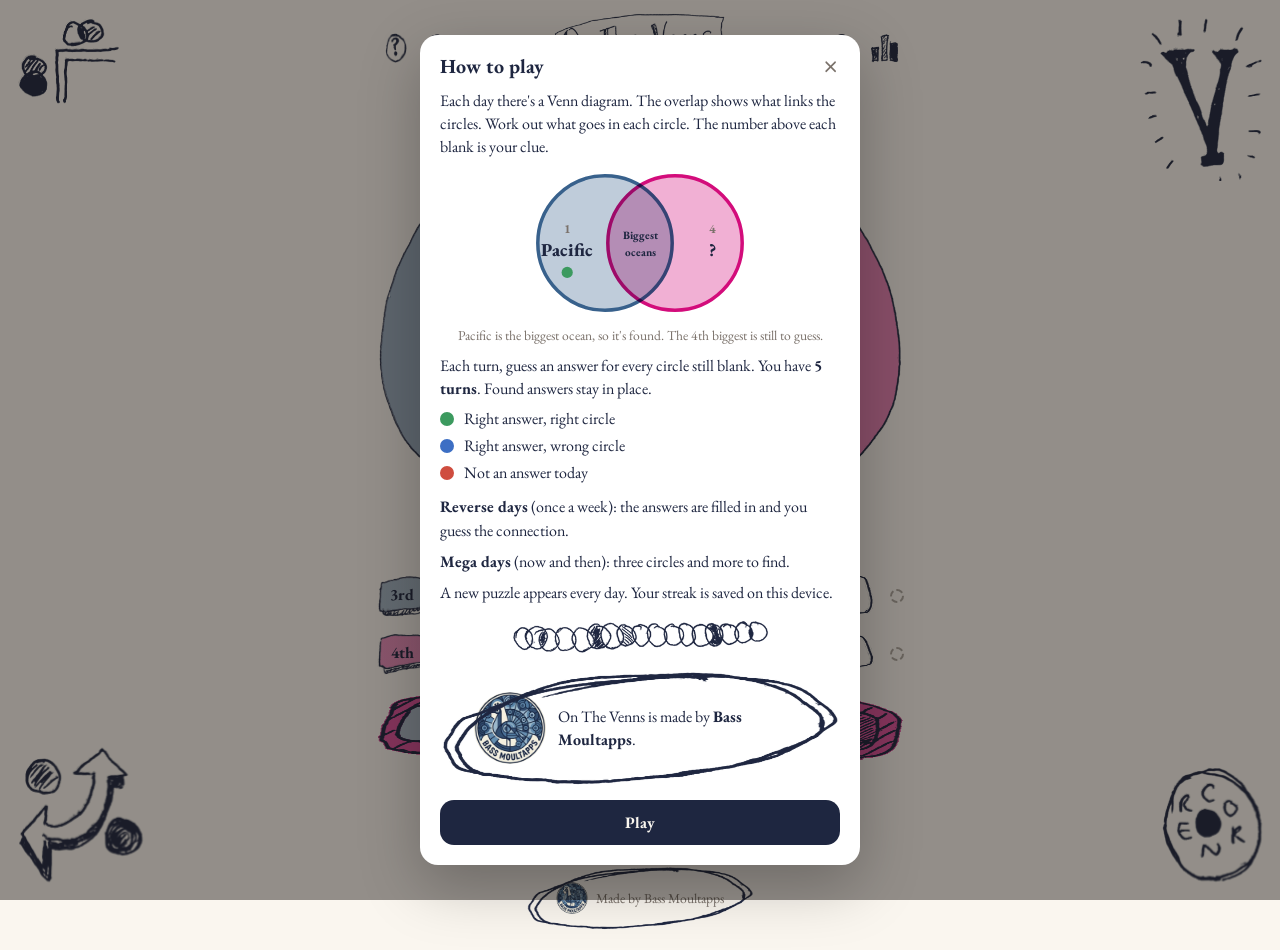
<file: index.html>
<!doctype html>
<html lang="en" class="drawn">
<head>
  <meta charset="utf-8">
  <meta name="viewport" content="width=device-width, initial-scale=1">
  <title>On The Venns</title>
  <meta name="description" content="A daily Venn diagram puzzle. Five turns to fill the circles.">
  <!-- link previews (WhatsApp, iMessage, Slack, social): image source is og-src/card.html -->
  <meta property="og:type" content="website">
  <meta property="og:site_name" content="On The Venns">
  <meta property="og:title" content="On The Venns">
  <meta property="og:description" content="A daily Venn puzzle. What goes in each circle?">
  <meta property="og:url" content="https://barnandbee.github.io/c-test9/">
  <meta property="og:image" content="https://barnandbee.github.io/c-test9/img/og-image.jpg">
  <meta property="og:image:type" content="image/jpeg">
  <meta property="og:image:width" content="1200">
  <meta property="og:image:height" content="630">
  <meta property="og:image:alt" content="The hand-drawn On The Venns logo beside a coloured two-circle Venn diagram with question marks">
  <meta name="twitter:card" content="summary_large_image">
  <link rel="icon" href="data:image/svg+xml,%3Csvg xmlns='http://www.w3.org/2000/svg' viewBox='0 0 32 32'%3E%3Ccircle cx='12' cy='16' r='9' fill='%23e8735a' fill-opacity='.8'/%3E%3Ccircle cx='20' cy='16' r='9' fill='%233a9e9a' fill-opacity='.8'/%3E%3C/svg%3E">
  <link rel="preconnect" href="https://fonts.googleapis.com">
  <link rel="preconnect" href="https://fonts.gstatic.com" crossorigin>
  <link rel="stylesheet" href="https://fonts.googleapis.com/css2?family=EB+Garamond:wght@400;500;600;700;800&display=swap">
  <link rel="stylesheet" href="css/style.css">
</head>
<body>
  <!-- hand-drawn corner decorations (drawn style only) -->
  <img class="corner corner-tl" src="img/drawn/corner-tl.png" alt="" aria-hidden="true">
  <img class="corner corner-tr" id="cornerV" src="img/drawn/corner-tr.png" alt="">
  <img class="corner corner-bl" src="img/drawn/corner-bl.png" alt="" aria-hidden="true">
  <img class="corner corner-br" id="cornerCircle" src="img/drawn/corner-br.png" alt="">
  <header class="top">
    <div class="hgroup">
    <button class="icon-btn" id="helpBtn" aria-label="How to play">
      <svg viewBox="0 0 24 24" aria-hidden="true"><circle cx="12" cy="12" r="9.5" fill="none" stroke="currentColor" stroke-width="2"/><path d="M9.5 9.3a2.6 2.6 0 0 1 5 .9c0 1.8-2.5 2.3-2.5 3.8" fill="none" stroke="currentColor" stroke-width="2" stroke-linecap="round"/><circle cx="12" cy="17.2" r="1.2" fill="currentColor"/></svg><img class="drawn-icon" src="img/drawn/icon-help.png" alt="">
    </button>
    <button class="icon-btn" id="profileBtn" aria-label="Your profile" title="Your profile">
      <svg viewBox="0 0 24 24" aria-hidden="true"><circle cx="12" cy="8" r="4" fill="currentColor"/><path d="M4 21c0-4.4 3.6-8 8-8s8 3.6 8 8z" fill="currentColor"/></svg><img class="drawn-icon" src="img/drawn/icon-profile.png" alt="">
    </button>
    </div>
    <div class="brand">
      <h1 id="siteName">On The Venns</h1>
      <div class="meta" id="meta"></div>
    </div>
    <div class="hgroup right">
    <button class="icon-btn" id="pastBtn" aria-label="Venns of the Past" title="Venns of the Past">
      <svg viewBox="0 0 24 24" aria-hidden="true"><path d="M3.5 12a8.5 8.5 0 1 0 2.5-6" fill="none" stroke="currentColor" stroke-width="2" stroke-linecap="round"/><path d="M3 4v4.5h4.5" fill="none" stroke="currentColor" stroke-width="2" stroke-linecap="round" stroke-linejoin="round"/><path d="M12 7.5V12l3 2" fill="none" stroke="currentColor" stroke-width="2" stroke-linecap="round"/></svg><img class="drawn-icon" src="img/drawn/icon-past.png" alt="">
    </button>
    <button class="icon-btn" id="statsBtn" aria-label="Statistics">
      <svg viewBox="0 0 24 24" aria-hidden="true"><path d="M5 20V12M12 20V5M19 20v-9" fill="none" stroke="currentColor" stroke-width="2.4" stroke-linecap="round"/></svg><img class="drawn-icon" src="img/drawn/icon-stats.png" alt="">
    </button>
    </div>
  </header>

  <main>
    <div class="preview-banner" id="previewBanner" hidden></div>
    <p class="instruction" id="instruction"></p>

    <div class="board" id="board" aria-live="polite"></div>

    <div class="guess-dots" id="guessDots" aria-label="Guesses used"></div>

    <form class="guess-form" id="guessForm" autocomplete="off">
      <div class="guess-rows" id="guessRows"></div>
      <datalist id="suggestions"></datalist>
      <button type="submit" id="guessBtn">Guess</button>
    </form>

    <ol class="turns" id="turnList"></ol>

    <button class="result-btn" id="resultBtn" hidden>See result</button>

    <div class="sponsor" id="sponsor" hidden></div>
  </main>

  <footer class="foot" id="footer"></footer>

  <div class="toast" id="toast" role="status" hidden></div>

  <!-- How to play -->
  <dialog id="helpDialog">
    <button class="close" data-close aria-label="Close">&times;</button>
    <h2>How to play</h2>
    <p>Each day there's a Venn diagram. The overlap shows what links the circles. Work out what goes in each circle. The number above each blank is your clue.</p>
    <div class="help-example">
      <svg viewBox="0 0 200 110" aria-hidden="true">
        <circle cx="75" cy="55" r="48" class="c c0"/><circle cx="125" cy="55" r="48" class="c c1"/>
        <text x="48" y="48" class="ex-hint">1</text><text x="48" y="64" class="ex-ans">Pacific</text>
        <circle cx="48" cy="76" r="4" class="ex-dot green"/>
        <text x="152" y="48" class="ex-hint">4</text><text x="152" y="64" class="ex-ans">?</text>
        <text x="100" y="52" class="ex-mid">Biggest</text><text x="100" y="64" class="ex-mid">oceans</text>
      </svg>
      <p class="caption">Pacific is the biggest ocean, so it's found. The 4th biggest is still to guess.</p>
    </div>
    <p>Each turn, guess an answer for every circle still blank. You have <strong>5 turns</strong>. Found answers stay in place.</p>
    <ul class="legend">
      <li><span class="dot green"></span> Right answer, right circle</li>
      <li><span class="dot blue"></span> Right answer, wrong circle</li>
      <li><span class="dot red"></span> Not an answer today</li>
    </ul>
    <p><strong>Reverse days</strong> (once a week): the answers are filled in and you guess the connection.</p>
    <p><strong>Mega days</strong> (now and then): three circles and more to find.</p>
    <p>A new puzzle appears every day. Your streak is saved on this device.</p>
    <div class="chain-divider" role="separator"></div>
    <div class="maker">
      <img src="img/bass-moultapps.jpg" alt="Bass Moultapps logo" width="72" height="72">
      <p>On The Venns is made by <strong>Bass Moultapps</strong>.</p>
    </div>
    <button class="primary" data-close>Play</button>
  </dialog>

  <!-- Stats / result -->
  <dialog id="statsDialog">
    <button class="close" data-close aria-label="Close">&times;</button>
    <div id="resultBlock"></div>
    <h2 id="statsTitle">Your stats</h2>
    <div class="stats" id="statsGrid"></div>
    <h3>Solved in…</h3>
    <div class="dist" id="distGraph"></div>
    <h3>Every guess so far</h3>
    <div class="stats three" id="colourTotals"></div>
    <h3>Rosettes <span class="rosette-count" id="rosetteCount"></span></h3>
    <ul class="rosettes" id="rosettes"></ul>
    <div class="next" id="nextPuzzle"></div>
    <button type="button" class="past-link" id="pastLink">Play Venns of the Past</button>
    <details class="backup">
      <summary>Move your streak to another device</summary>
      <p>Your stats live in this browser only. Copy the code below and paste it into the game on another device or browser.</p>
      <div class="backup-row">
        <button type="button" id="exportBtn">Copy my code</button>
        <button type="button" id="importBtn">Paste a code</button>
      </div>
    </details>
  </dialog>

  <!-- Profile and avatars -->
  <dialog id="profileDialog">
    <button class="close" data-close aria-label="Close">&times;</button>
    <h2>Your profile</h2>
    <p class="sub">Saved on this device only.</p>
    <div class="profile-head">
      <img id="profileAvatar" src="img/drawn/avatar1.png" alt="">
      <label class="profile-name">Your name
        <input id="profileName" type="text" maxlength="24" placeholder="Type your name" autocomplete="nickname" spellcheck="false">
      </label>
    </div>
    <h3>Choose your Venner <span class="rosette-count" id="avatarCount"></span></h3>
    <ul class="avatars" id="avatarList"></ul>
  </dialog>

  <!-- Venns of the Past -->
  <dialog id="pastDialog">
    <button class="close" data-close aria-label="Close">&times;</button>
    <h2>Venns of the Past</h2>
    <p class="sub">Play any you missed, or try one again. Just for fun: they don't count towards your stats or streak.</p>
    <ul class="past-list" id="pastList"></ul>
  </dialog>

  <script src="js/countries.js"></script>
  <script src="js/puzzles.js"></script>
  <script src="js/app.js"></script>
</body>
</html>
</file>
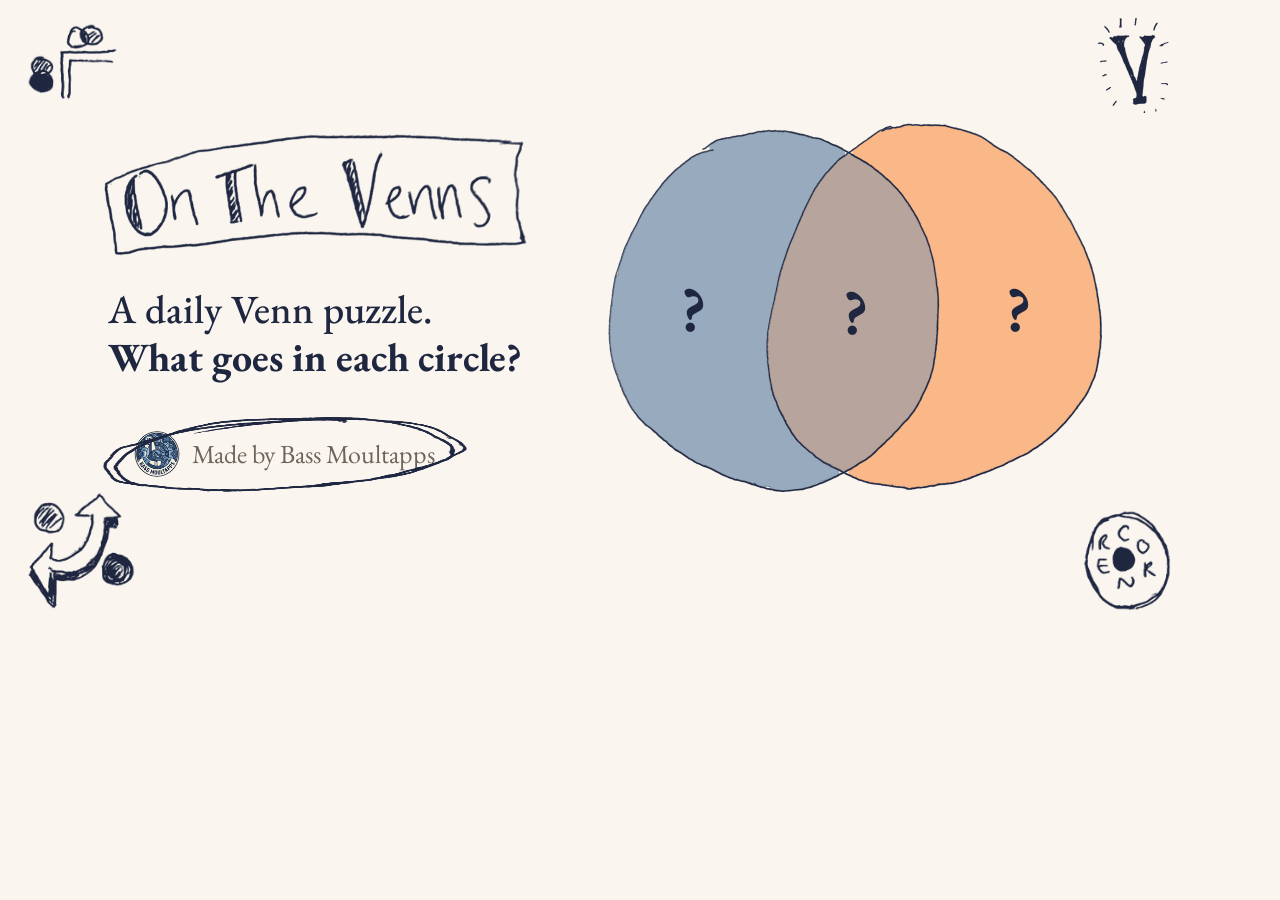
<file: og-src/card.html>
<!doctype html>
<!-- Source for img/og-image.png (the link preview). Render at 1200x630. -->
<html><head><meta charset="utf-8">
<link rel="stylesheet" href="https://fonts.googleapis.com/css2?family=EB+Garamond:wght@500;700&display=swap">
<style>
  html, body { margin: 0; }
  body { width: 1200px; height: 630px; background: #faf6ef; color: #1e2640; font-family: "EB Garamond", Georgia, serif; position: relative; overflow: hidden; }
  .corner { position: absolute; }
  .tl { top: 22px; left: 26px; width: 92px; }
  .tr { top: 16px; right: 30px; width: 74px; }
  .bl { bottom: 20px; left: 26px; width: 110px; }
  .br { bottom: 18px; right: 28px; width: 90px; }
  .left { position: absolute; left: 100px; top: 130px; width: 440px; }
  .title { width: 430px; display: block; }
  .tag { font-size: 40px; font-weight: 500; line-height: 1.2; margin: 26px 0 0 8px; }
  .tag b { font-weight: 700; }
  .maker { position: relative; display: inline-flex; align-items: center; gap: 12px; font-size: 26px; color: #6d655d; margin: 34px 0 0 0; padding: 16px 34px; }
  .maker img.logo { width: 46px; height: 46px; border-radius: 50%; }
  .maker img.oval { position: absolute; inset: 0; width: 100%; height: 100%; }
  .venn { position: absolute; right: 95px; top: 120px; width: 500px; height: 375px; }
  .venn > * { position: absolute; inset: 0; width: 100%; height: 100%; }
  .fill { opacity: .5; -webkit-mask-size: 100% 100%; -webkit-mask-repeat: no-repeat; }
  .l { background: #38618C; -webkit-mask-image: url(../img/drawn/mask-left.png); }
  .r { background: #FA7921; -webkit-mask-image: url(../img/drawn/mask-right.png); }
  .m { background: color-mix(in oklab, color-mix(in oklab, #38618C, #FA7921) 80%, #000); -webkit-mask-image: url(../img/drawn/mask-lens.png); }
  .q { position: absolute; inset: auto; width: auto; height: auto; transform: translate(-50%, -50%); font-size: 64px; font-weight: 700; }
</style></head>
<body>
  <img class="corner tl" src="../img/drawn/corner-tl.png">
  <img class="corner tr" src="../img/drawn/corner-tr.png">
  <img class="corner bl" src="../img/drawn/corner-bl.png">
  <img class="corner br" src="../img/drawn/corner-br.png">
  <div class="left">
    <img class="title" src="../img/drawn/title.png">
    <div class="tag">A daily Venn puzzle.<br><b>What goes in each circle?</b></div>
    <div class="maker"><img class="logo" src="../img/bass-moultapps.jpg"> Made by Bass Moultapps<img class="oval" src="../img/drawn/oval.png"></div>
  </div>
  <div class="venn">
    <div class="fill l"></div><div class="fill m"></div><div class="fill r"></div>
    <img src="../img/drawn/venn.png">
    <span class="q" style="left:17.6%;top:50%">?</span>
    <span class="q" style="left:50%;top:51%">?</span>
    <span class="q" style="left:82.6%;top:50%">?</span>
  </div>
</body></html>
</file>
<file: css/style.css>
:root {
  --bg: #faf6ef;
  --surface: #ffffff;
  --ink: #2b2622;
  --muted: #7a716a;
  --line: #e4dccf;
  --c0: #e8735a;
  --c1: #3a9e9a;
  --c2: #e2b23c;
  --good: #3c9a5f;
  --bad: #cf4d3f;
  --near: #3d6fc4;
  --circle-opacity: 0.32;
  --blend: multiply;
  --radius: 14px;
  font-family: "EB Garamond", Georgia, ui-rounded, system-ui, -apple-system, "Segoe UI", sans-serif;
  color-scheme: light;
}

/* The hand-drawn style is designed for paper, so it stays light. */
@media (prefers-color-scheme: dark) {
  :root:not(.drawn) {
    --bg: #1d1b19;
    --surface: #2a2724;
    --ink: #f2ece4;
    --muted: #a59c93;
    --line: #3d3833;
    --circle-opacity: 0.38;
    --blend: screen;
    color-scheme: dark;
  }
}

* { box-sizing: border-box; }
[hidden] { display: none !important; }

body {
  margin: 0;
  background: var(--bg);
  color: var(--ink);
  min-height: 100vh;
  display: flex;
  flex-direction: column;
  -webkit-tap-highlight-color: transparent;
}

button { font: inherit; color: inherit; cursor: pointer; }

/* Header */
.top {
  display: flex;
  align-items: center;
  justify-content: space-between;
  gap: 8px;
  padding: 12px 16px;
  border-bottom: 1px solid var(--line);
}
.brand { text-align: center; }
.brand h1 { margin: 0; font-size: 1.5rem; letter-spacing: 0.02em; }
.meta { color: var(--muted); font-size: 0.85rem; margin-top: 2px; }
.badge {
  display: inline-block;
  padding: 1px 8px;
  border-radius: 999px;
  font-size: 0.72rem;
  font-weight: 700;
  text-transform: uppercase;
  letter-spacing: 0.06em;
  background: var(--line);
  color: var(--ink);
  margin-left: 4px;
  vertical-align: 1px;
}
.badge.reverse { background: var(--c1); color: #fff; }
.badge.mega { background: var(--c2); color: #2b2622; }
.icon-btn {
  width: 40px; height: 40px;
  border: none; background: none;
  border-radius: 50%;
  display: grid; place-items: center;
}
.icon-btn:hover { background: var(--line); }
.icon-btn svg { width: 24px; height: 24px; }

/* Main */
main {
  flex: 1;
  width: 100%;
  max-width: 560px;
  margin: 0 auto;
  padding: 12px 16px 24px;
}
.instruction { text-align: center; margin: 4px 0 8px; font-size: 1.05rem; }
.preview-banner {
  background: var(--line);
  color: var(--ink);
  border-radius: 8px;
  padding: 6px 10px;
  font-size: 0.85rem;
  text-align: center;
  margin-bottom: 8px;
}

/* Board */
.board {
  position: relative;
  width: 100%;
  container-type: inline-size;
  user-select: none;
}
.board svg { display: block; width: 100%; height: auto; }
.board .c, .help-example .c {
  fill-opacity: var(--circle-opacity);
  mix-blend-mode: var(--blend);
  stroke-width: 2.5;
}
.c0 { fill: var(--c0); stroke: var(--c0); }
.c1 { fill: var(--c1); stroke: var(--c1); }
.c2 { fill: var(--c2); stroke: var(--c2); }
.circle-label {
  font-size: 15px;
  font-weight: 700;
  fill: var(--ink);
  text-anchor: middle;
}

.region {
  position: absolute;
  transform: translate(-50%, -50%);
  text-align: center;
  display: flex;
  flex-direction: column;
  align-items: center;
  gap: 0.6cqw;
  line-height: 1.15;
}
.region .hint {
  font-size: clamp(11px, 3.4cqw, 17px);
  font-weight: 700;
  color: var(--muted);
  letter-spacing: 0.03em;
}
.region .answer {
  font-size: clamp(14px, 5cqw, 26px);
  font-weight: 800;
  overflow-wrap: anywhere;
}
.region .fixed {
  font-size: clamp(11px, 3.6cqw, 18px);
  font-weight: 700;
  overflow-wrap: break-word;
}
.region.text-answer .fixed { font-size: clamp(14px, 5cqw, 26px); font-weight: 800; }
.board.small .region .answer { font-size: clamp(12px, 4cqw, 21px); }

.slot .blank {
  display: inline-block;
  min-width: 2.4em;
  border-bottom: 3px dashed var(--muted);
  color: var(--muted);
  opacity: 0.8;
}
.slot.solved .answer { animation: pop 0.45s cubic-bezier(.2,1.6,.4,1); }
.slot.missed .answer { color: var(--bad); opacity: 0.85; }
.slot.missed .answer::before { content: ""; }
.slot.flash { animation: flash 0.6s ease; }

@keyframes pop {
  0% { transform: scale(0.3); opacity: 0; }
  100% { transform: scale(1); opacity: 1; }
}
@keyframes flash {
  0%, 100% { filter: none; }
  40% { filter: drop-shadow(0 0 8px var(--good)); }
}
@keyframes shake {
  0%, 100% { transform: translateX(0); }
  20% { transform: translateX(-6px); }
  40% { transform: translateX(6px); }
  60% { transform: translateX(-4px); }
  80% { transform: translateX(4px); }
}

/* Result dots (green / blue / red) */
.dot {
  display: inline-block;
  width: 14px; height: 14px;
  border-radius: 50%;
  border: 2px dashed var(--muted);
  flex: none;
  opacity: 0.6;
}
.dot.green, .dot.blue, .dot.red { border-style: solid; opacity: 1; }
.dot.green { background: var(--good); border-color: var(--good); }
.dot.blue { background: var(--near); border-color: var(--near); }
.dot.red { background: var(--bad); border-color: var(--bad); }
.region .dot { width: clamp(10px, 3.2cqw, 16px); height: clamp(10px, 3.2cqw, 16px); margin-top: 0.4cqw; }

/* Turn counter */
.guess-dots {
  display: flex;
  justify-content: center;
  gap: 8px;
  margin: 10px 0 12px;
}
.guess-dots span {
  width: 12px; height: 12px;
  border-radius: 50%;
  border: 2px solid var(--muted);
}
.guess-dots span.used { background: var(--muted); }

/* Form */
.guess-form { display: flex; flex-direction: column; gap: 8px; }
.guess-form.shake { animation: shake 0.4s; }
.guess-rows { display: grid; grid-template-columns: auto 1fr auto; gap: 8px; align-items: center; }
.grow { display: contents; }
.grow .tag {
  flex: none;
  min-width: 44px;
  padding: 6px 8px;
  border-radius: 10px;
  text-align: center;
  font-weight: 800;
  font-size: 0.95rem;
  color: #fff;
  text-shadow: 0 1px 2px rgba(0,0,0,0.3);
  background: var(--sw);
}
.grow input, .grow .locked {
  flex: 1;
  min-width: 0;
  font: inherit;
  font-size: 1.05rem;
  padding: 11px 14px;
  border: 2px solid var(--line);
  border-radius: var(--radius);
  background: var(--surface);
  color: var(--ink);
}
.grow .locked { font-weight: 800; border-color: transparent; background: none; padding-left: 4px; }
.grow input:focus { outline: none; border-color: var(--c1); }
.guess-form button, .primary, .result-btn, .backup-row button {
  border: none;
  border-radius: var(--radius);
  padding: 12px 18px;
  font-weight: 700;
  background: var(--ink);
  color: var(--bg);
}
.guess-form button { margin-top: 2px; }
.guess-form button:disabled { opacity: 0.45; cursor: default; }

/* Turn history */
.turns {
  list-style: none;
  padding: 0;
  margin: 14px 0 0;
  display: flex;
  flex-direction: column;
  gap: 6px;
}
.turns li { display: flex; gap: 6px; }
.chip {
  flex: 1;
  min-width: 0;
  display: flex;
  align-items: center;
  gap: 6px;
  padding: 4px 10px;
  border-radius: 999px;
  font-size: 0.9rem;
  background: var(--surface);
  border: 1px solid var(--line);
  overflow: hidden;
  white-space: nowrap;
  text-overflow: ellipsis;
}
.chip .dot { width: 10px; height: 10px; }
.chip.empty { background: none; border-style: dashed; }
.chip.red { color: var(--muted); }

.result-btn { display: block; margin: 16px auto 0; }

.sponsor, .foot {
  text-align: center;
  color: var(--muted);
  font-size: 0.85rem;
}
.sponsor { margin-top: 18px; }
.foot { padding: 14px 16px 20px; }
.foot a, .sponsor a { color: inherit; }
.kofi {
  display: inline-block;
  padding: 8px 14px;
  border-radius: 999px;
  background: var(--surface);
  border: 1px solid var(--line);
  text-decoration: none;
  color: var(--ink) !important;
  font-weight: 700;
}

/* Toast */
.toast {
  position: fixed;
  left: 50%;
  top: 76px;
  transform: translateX(-50%);
  background: var(--ink);
  color: var(--bg);
  padding: 8px 14px;
  border-radius: 8px;
  font-weight: 700;
  font-size: 0.95rem;
  z-index: 50;
  max-width: calc(100vw - 32px);
}

/* Dialogs */
dialog {
  border: none;
  border-radius: 18px;
  padding: 0 20px 20px;
  width: min(440px, calc(100vw - 32px));
  max-height: calc(100vh - 64px);
  max-height: calc(100dvh - 64px - env(safe-area-inset-top) - env(safe-area-inset-bottom));
  margin: auto;
  background: var(--surface);
  color: var(--ink);
  box-shadow: 0 20px 60px rgba(0,0,0,0.25);
}
dialog::backdrop { background: rgba(20, 16, 12, 0.45); }
dialog h2 { margin: 0 0 10px; font-size: 1.25rem; }
dialog p { line-height: 1.45; margin: 8px 0; }
/* close button stays pinned at the top while the dialog scrolls */
dialog .close:focus { outline: none; }
dialog .close {
  position: sticky;
  top: 0;
  float: right;
  z-index: 2;
  width: 44px; height: 44px;
  margin: 8px -12px 0 0;
  border: none;
  border-radius: 50%;
  background: var(--surface);
  font-size: 1.8rem;
  line-height: 1;
  color: var(--muted);
}
dialog > h2:first-of-type, dialog > #resultBlock { padding-top: 18px; }
#resultBlock:empty { display: none; }
dialog .primary { display: block; width: 100%; margin-top: 14px; }

.help-example svg { width: 100%; max-width: 280px; display: block; margin: 6px auto; }
.help-example text { text-anchor: middle; fill: var(--ink); }
.ex-hint { font-size: 9px; font-weight: 700; fill: var(--muted) !important; }
.ex-ans { font-size: 13px; font-weight: 800; }
.ex-mid { font-size: 8px; font-weight: 700; }
.ex-dot.green { fill: var(--good); }
.help-example .caption { text-align: center; font-size: 0.85rem; color: var(--muted); margin-top: 0; }
.legend { list-style: none; padding: 0; margin: 8px 0 12px; }
.legend li { display: flex; align-items: center; gap: 10px; margin: 6px 0; }
.maker {
  display: flex;
  align-items: center;
  gap: 12px;
  margin-top: 14px;
  padding-top: 12px;
  border-top: 1px solid var(--line);
}
.maker img { border-radius: 50%; flex: none; }
.made-by { display: inline-flex; align-items: center; gap: 8px; margin-top: 6px; }
.made-by img { border-radius: 50%; }
.foot > * + * { margin-top: 8px; }
.sep { border: none; border-top: 1px solid var(--line); margin: 18px 0 14px; }

.result-head { text-align: center; margin-bottom: 14px; }
.result-head .big { font-size: 1.6rem; font-weight: 800; margin: 2px 0; }
.result-head .answers { color: var(--muted); }
.note {
  background: var(--bg);
  border-radius: 12px;
  padding: 10px 14px;
  margin: 12px 0;
  text-align: left;
}
.note .label { font-size: 0.75rem; text-transform: uppercase; letter-spacing: 0.06em; color: var(--muted); font-weight: 700; }
.note .source { font-size: 0.8rem; color: var(--muted); margin-top: 6px; }
.note .source a { color: inherit; }
.share-btn { background: var(--good) !important; color: #fff !important; }

.stats {
  display: grid;
  grid-template-columns: repeat(4, 1fr);
  gap: 6px;
  text-align: center;
  margin-bottom: 12px;
}
.stats .num { font-size: 1.6rem; font-weight: 800; }
.stats .lbl { font-size: 0.75rem; color: var(--muted); }
.next { text-align: center; color: var(--muted); margin: 8px 0 14px; }
.next strong { color: var(--ink); font-variant-numeric: tabular-nums; }
.backup summary { cursor: pointer; color: var(--muted); font-size: 0.9rem; }
.backup p { font-size: 0.85rem; color: var(--muted); }
.backup-row { display: flex; gap: 8px; }
.backup-row button { flex: 1; padding: 10px; font-size: 0.9rem; background: var(--line); color: var(--ink); }

@media (prefers-reduced-motion: reduce) {
  *, *::before, *::after { animation: none !important; }
}

/* =====================================================================
   Hand-drawn style (html.drawn). Turn off with drawn: false in
   js/puzzles.js, or add ?drawn=0 to the URL to compare.
   ===================================================================== */
.drawn body {
  --ink: #1e2640;
}
.drawn .brand h1 img { display: block; height: 52px; width: auto; margin: 0 auto; }
.drawn .top { border-bottom: none; padding-bottom: 4px; }

.board .venn-img { position: relative; width: 100%; aspect-ratio: 4 / 3; }
.board .venn-img img, .board .venn-img .fill { position: absolute; inset: 0; width: 100%; height: 100%; }
.venn-img .fill {
  opacity: 0.5;
  -webkit-mask-size: 100% 100%; mask-size: 100% 100%;
  -webkit-mask-repeat: no-repeat; mask-repeat: no-repeat;
}
.venn-img .fill-left { background: var(--c0); -webkit-mask-image: url(../img/drawn/mask-left.png); mask-image: url(../img/drawn/mask-left.png); }
.venn-img .fill-right { background: var(--c1); -webkit-mask-image: url(../img/drawn/mask-right.png); mask-image: url(../img/drawn/mask-right.png); }
.venn-img .fill-lens {
  background: color-mix(in oklab, color-mix(in oklab, var(--c0), var(--c1)) 80%, #000);
  -webkit-mask-image: url(../img/drawn/mask-lens.png); mask-image: url(../img/drawn/mask-lens.png);
}
.drawn .region .answer, .drawn .region.text-answer .fixed { font-weight: 700; font-size: clamp(16px, 5.6cqw, 28px); }
.drawn .region .fixed { font-weight: 700; font-size: clamp(12px, 3.9cqw, 19px); }
.drawn .region .hint { font-weight: 700; font-size: clamp(12px, 3.6cqw, 18px); }
.drawn .slot .blank { border-bottom-width: 2px; }

.drawn .guess-dots { gap: 10px; }
.drawn .guess-dots span {
  width: 18px; height: 20px;
  border: none;
  border-radius: 0;
  background-position: center;
  background-size: contain;
  background-repeat: no-repeat;
}
.drawn .guess-dots span.used { background-color: transparent; }

.drawn .guess-rows { column-gap: 14px; row-gap: 10px; }
.drawn .grow .tag {
  min-width: 54px;
  padding: 10px 10px 13px 8px;
  border-radius: 0;
  color: var(--ink);
  text-shadow: none;
  font-weight: 700;
  font-size: 1rem;
  background: none;
  position: relative;
  isolation: isolate;
}
/* tint clipped to the inside of the drawn box, with the drawing on top */
.drawn .grow .tag::before, .drawn .grow .tag::after {
  content: "";
  position: absolute;
  inset: 0;
  z-index: -1;
}
.drawn .grow .tag::before {
  background: var(--sw);
  -webkit-mask: url(../img/drawn/mask-box1.png) center / 100% 100% no-repeat;
  mask: url(../img/drawn/mask-box1.png) center / 100% 100% no-repeat;
}
.drawn .grow .tag::after { background: url(../img/drawn/box1.png) center / 100% 100% no-repeat; }
.drawn .grow:nth-of-type(2n) .tag::before {
  -webkit-mask-image: url(../img/drawn/mask-box2.png);
  mask-image: url(../img/drawn/mask-box2.png);
}
.drawn .grow:nth-of-type(2n) .tag::after { background-image: url(../img/drawn/box2.png); }
.drawn .grow input, .drawn .grow .locked {
  border: none;
  border-radius: 0;
  font-size: 1.05rem;
  font-weight: 600;
  padding: 13px 18px;
  background: url(../img/drawn/bar1.png) center / 100% 100% no-repeat;
}
.drawn .grow:nth-of-type(2n) input, .drawn .grow:nth-of-type(2n) .locked { background-image: url(../img/drawn/bar2.png); }
.drawn .grow .locked { padding-left: 18px; }
/* focus: no glow (a filter blurred the typed text); the drawn box stays as it is */
.drawn .grow input:focus { filter: none; outline: none; }
.drawn .grow input::-webkit-calendar-picker-indicator { display: none !important; }
.drawn .guess-form button {
  border-radius: 12px 4px 14px 6px / 6px 14px 4px 12px;
  font-weight: 700;
}

/* Header: three columns so the title stays centred */
.top { display: grid; grid-template-columns: 1fr auto 1fr; }
.hgroup { display: flex; gap: 2px; }
.hgroup.right { justify-content: flex-end; }

/* Stats extras */
dialog h3 { font-size: 0.95rem; margin: 14px 0 8px; color: var(--muted); font-weight: 400; text-transform: uppercase; letter-spacing: 0.06em; }
.stats.three { grid-template-columns: repeat(3, 1fr); }
.stats .num .dot { width: 12px; height: 12px; margin-right: 6px; vertical-align: 2px; }
.dist {
  display: grid;
  grid-template-columns: minmax(110px, 42%) 1fr;
  gap: 18px;
  align-items: center;
}
.pie { width: 100%; height: auto; display: block; overflow: visible; }
.pie path, .pie circle { stroke: var(--surface); stroke-width: 1; fill-opacity: 0.85; }
.pie .now { fill-opacity: 1; stroke: var(--ink); stroke-width: 1.2; }
.pie .pie-empty { fill: none; stroke: var(--line); stroke-width: 2; stroke-dasharray: 4 3; }
.pie-legend { list-style: none; margin: 0; padding: 0; display: flex; flex-direction: column; gap: 3px; }
.pie-legend li { display: flex; align-items: center; gap: 8px; }
.pie-legend li.now { font-weight: 700; }
.pie-legend .sw { width: 12px; height: 12px; border-radius: 50%; flex: none; }
.pie-legend .cnt { margin-left: auto; font-variant-numeric: tabular-nums; }
.pie-wrap { position: relative; width: 100%; aspect-ratio: 474 / 468; }
.pie-wrap > * { position: absolute; inset: 0; width: 100%; height: 100%; }
.pie-fill {
  -webkit-mask: url(../img/drawn/pie-mask.png) center / 100% 100% no-repeat;
  mask: url(../img/drawn/pie-mask.png) center / 100% 100% no-repeat;
}
.pie-fill path, .pie-fill rect { fill-opacity: 0.6; stroke: var(--surface); stroke-width: 8; }
.pie-fill .now { fill-opacity: 0.95; }
.pie-note { grid-column: 1 / -1; margin: 0; text-align: center; color: var(--muted); font-size: 0.9rem; }
.past-link {
  display: block;
  width: 100%;
  margin: 4px 0 12px;
  padding: 10px;
  border: 1px solid var(--line);
  border-radius: var(--radius);
  background: var(--bg);
}

/* Venns of the Past */
#pastDialog .sub { color: var(--muted); font-size: 0.95rem; }
.past-list { list-style: none; padding: 0; margin: 10px 0 0; max-height: 60vh; overflow-y: auto; }
.past-list li + li { border-top: 1px solid var(--line); }
.past-list a { display: flex; align-items: center; gap: 12px; padding: 10px 4px; color: var(--ink); text-decoration: none; }
.past-list a:hover { background: var(--bg); }
.past-list .empty { color: var(--muted); padding: 12px 0; }
.ptext { display: flex; flex-direction: column; }
.pstatus { font-size: 0.85rem; color: var(--muted); }
.pstatus.won { color: var(--good); }
.pstatus.lost { color: var(--bad); }
.mini {
  flex: none;
  width: 40px; height: 26px;
  background:
    radial-gradient(circle at 13px 13px, color-mix(in srgb, var(--a) 55%, transparent) 11px, transparent 12px),
    radial-gradient(circle at 27px 13px, color-mix(in srgb, var(--b) 55%, transparent) 11px, transparent 12px);
}
.preview-banner a { color: inherit; font-weight: 700; }

/* Hand-drawn corner decorations and chain-of-circles divider */
.corner, .chain-divider { display: none; }
.drawn .corner {
  display: block;
  position: absolute;
  z-index: 0;
  pointer-events: none;
  height: auto;
  --k: 0.24; /* screen px per px of the scanned drawing */
}
.drawn body { position: relative; padding-top: 44px; padding-bottom: 64px; }
.drawn .corner-tl { top: 6px; left: 6px; width: calc(var(--k) * 209px); }
.drawn .corner-tr { top: 4px; right: 6px; width: calc(var(--k) * 0.65 * 252px); }
.drawn .corner-bl { bottom: 6px; left: 6px; width: calc(var(--k) * 258px); }
.drawn .corner-br { bottom: 6px; right: 6px; width: calc(var(--k) * 208px); pointer-events: auto; cursor: pointer; }
.drawn .top, .drawn main, .drawn .foot { position: relative; z-index: 1; }
/* wide screens: corners pinned to the window, in the margins beside the game */
@media (min-width: 900px) {
  .drawn body { padding-top: 0; padding-bottom: 0; }
  .drawn .corner { position: fixed; --k: 0.5; }
  .drawn .corner-tr { width: calc(var(--k) * 252px); }
  .drawn .corner-tl, .drawn .corner-tr { top: 16px; }
  .drawn .corner-tl, .drawn .corner-bl { left: 16px; }
  .drawn .corner-tr, .drawn .corner-br { right: 16px; }
  .drawn .corner-bl, .drawn .corner-br { bottom: 16px; }
  /* keep the header buttons in the game column, clear of the corner drawings */
  .drawn .top { max-width: 560px; margin: 0 auto; width: 100%; }
}

.drawn .chain-divider {
  display: block;
  height: 34px;
  margin: 16px auto;
  background: url(../img/drawn/chain.png) center / contain no-repeat;
}
.drawn .maker { border-top: none; padding-top: 0; margin-top: 0; }
.drawn .foot .chain-divider { max-width: 360px; height: 30px; margin: 0 auto 14px; }

/* Rosettes */
.rosette-count { text-transform: none; letter-spacing: 0; }
.rosettes {
  list-style: none;
  padding: 0;
  margin: 0 0 6px;
  display: grid;
  grid-template-columns: repeat(3, 1fr);
  gap: 12px 8px;
}
.rosettes li { text-align: center; font-size: 0.85rem; line-height: 1.2; }
.rosettes svg { display: block; width: 52px; height: 64px; margin: 0 auto 4px; }
.rosettes li.locked { color: var(--muted); }
.rosettes li.locked svg, .rosettes li.locked .ros { filter: grayscale(1); opacity: 0.3; }
.rosettes li.new svg, .rosettes li.new .ros { animation: pop 0.6s cubic-bezier(.2,1.6,.4,1); }
.rosettes li.new .rtitle::after { content: " \2022 new"; color: var(--good); font-weight: 700; }
.plain-link { display: block; color: var(--muted); }

/* Hand-drawn header icons */
.icon-btn .drawn-icon { display: none; }
.drawn .icon-btn svg { display: none; }
.drawn .icon-btn .drawn-icon { display: block; height: 30px; width: auto; }
.drawn .icon-btn:hover { background: color-mix(in srgb, var(--line) 60%, transparent); }

/* Hand-drawn Guess button: the shaded oblong */
.drawn .guess-form button {
  height: 70px;
  margin-top: 6px;
  border-radius: 0;
  background: url(../img/drawn/button.png) center / 100% 100% no-repeat;
  color: var(--ink);
  font-size: 1.2rem;
}
.drawn .guess-form button:hover:not(:disabled) { background-color: transparent; filter: drop-shadow(0 0 2px color-mix(in srgb, var(--c2) 70%, transparent)); }
.drawn .guess-form button:disabled { opacity: 0.4; }

/* Pen oval drawn round the Bass Moultapps credit */
.drawn .made-by, .drawn .maker { position: relative; padding: 16px 30px; }
.drawn .made-by::after, .drawn .maker::after {
  content: "";
  position: absolute;
  inset: 0;
  background: url(../img/drawn/oval.png) center / 100% 100% no-repeat;
  pointer-events: none;
}
.drawn .maker { padding: 22px 34px; margin-top: 4px; }

/* Hand-drawn rosettes */
.rosettes .ros { position: relative; display: block; width: 44px; height: 71px; margin: 0 auto 4px; }
.ros > * { position: absolute; inset: 0; width: 100%; height: 100%; }
.ros i {
  -webkit-mask-size: 100% 100%; mask-size: 100% 100%;
  -webkit-mask-repeat: no-repeat; mask-repeat: no-repeat;
}
.ros .ros-ring { background: var(--rc); }
.ros .ros-ribbon { background: color-mix(in srgb, var(--rc) 75%, #fff); }
.ros .ros-inner { background: color-mix(in srgb, var(--rc) 25%, #fff); }
.ros.v1 .ros-ring { -webkit-mask-image: url(../img/drawn/ros1-ring.png); mask-image: url(../img/drawn/ros1-ring.png); }
.ros.v1 .ros-ribbon { -webkit-mask-image: url(../img/drawn/ros1-ribbon.png); mask-image: url(../img/drawn/ros1-ribbon.png); }
.ros.v1 .ros-inner { -webkit-mask-image: url(../img/drawn/ros1-inner.png); mask-image: url(../img/drawn/ros1-inner.png); }
.ros.v2 .ros-ring { -webkit-mask-image: url(../img/drawn/ros2-ring.png); mask-image: url(../img/drawn/ros2-ring.png); }
.ros.v2 .ros-ribbon { -webkit-mask-image: url(../img/drawn/ros2-ribbon.png); mask-image: url(../img/drawn/ros2-ribbon.png); }
.ros.v2 .ros-inner { -webkit-mask-image: url(../img/drawn/ros2-inner.png); mask-image: url(../img/drawn/ros2-inner.png); }
.ros.v3 .ros-ring { -webkit-mask-image: url(../img/drawn/ros3-ring.png); mask-image: url(../img/drawn/ros3-ring.png); }
.ros.v3 .ros-ribbon { -webkit-mask-image: url(../img/drawn/ros3-ribbon.png); mask-image: url(../img/drawn/ros3-ribbon.png); }
.ros.v3 .ros-inner { -webkit-mask-image: url(../img/drawn/ros3-inner.png); mask-image: url(../img/drawn/ros3-inner.png); }

/* Guess button: inside in one circle colour, the hatched band in the other,
   with the pen drawing (on the label span) over both */
.drawn .guess-form button { position: relative; isolation: isolate; background: none; }
.drawn .guess-form button::before, .drawn .guess-form button::after {
  content: "";
  position: absolute;
  inset: 0;
  z-index: -1;
  -webkit-mask-size: 100% 100%; mask-size: 100% 100%;
  -webkit-mask-repeat: no-repeat; mask-repeat: no-repeat;
}
.drawn .guess-form button::before {
  background: color-mix(in srgb, var(--c1) 70%, transparent);
  -webkit-mask-image: url(../img/drawn/button-band.png); mask-image: url(../img/drawn/button-band.png);
}
.drawn .guess-form button::after {
  background: color-mix(in srgb, var(--c0) 40%, transparent);
  -webkit-mask-image: url(../img/drawn/button-mask.png); mask-image: url(../img/drawn/button-mask.png);
}
.drawn .gb-label {
  position: absolute;
  inset: 0;
  display: flex;
  align-items: center;
  justify-content: center;
  background: url(../img/drawn/button.png) center / 100% 100% no-repeat;
}

/* little colour Venn on the front of each drawn rosette */
.ros .ros-venn { position: absolute; inset: auto; height: auto; transform: translate(-50%, -50%); overflow: visible; }
.ros .ros-venn circle { fill: var(--rc); fill-opacity: 0.55; stroke: var(--ink); stroke-width: 0.8; }
.ros.v1 .ros-venn { left: 48.2%; top: 34.5%; width: 34%; }
.ros.v2 .ros-venn { left: 46.7%; top: 32%; width: 38%; }
.ros.v3 .ros-venn { left: 42.5%; top: 29.9%; width: 38%; }

/* Sentence-with-a-gap answers (reverse days) */
.region.slot.template .answer { font-size: clamp(12px, 3.9cqw, 19px); font-weight: 700; line-height: 1.25; }
.region.slot.template .gap { font-size: 1.25em; }
.region.slot.template .gap .blank { min-width: 1.4em; }

/* Reverse days: the title turns over to its mirror image, pauses, and turns back */
.reverse-flip { perspective: 600px; }
.reverse-flip > img, h1.reverse-flip:not(:has(img)) {
  display: block;
  animation: title-flip 7s ease-in-out infinite;
  transform-origin: 50% 50%;
}
@keyframes title-flip {
  0%, 30%   { transform: rotateY(0deg); }
  40%, 80%  { transform: rotateY(180deg); }
  90%, 100% { transform: rotateY(360deg); }
}
@media (prefers-reduced-motion: reduce) {
  .reverse-flip > img, h1.reverse-flip:not(:has(img)) { animation: none !important; transform: scaleX(-1); }
}

/* Clickable V corner */
.drawn .corner-tr { pointer-events: auto; cursor: pointer; }
.corner.wiggle { animation: wiggle 0.5s ease; }
@keyframes wiggle { 0%,100% { transform: rotate(0); } 25% { transform: rotate(-8deg); } 75% { transform: rotate(8deg); } }

/* Hand-drawn three-circle Venn */
.board .venn-img.three { aspect-ratio: 1000 / 824; }
.board:has(.venn-img.three) { margin: 30px 0 34px; }
.venn-img.three .fill { opacity: 0.5; }
.fill3-A { background: var(--c0); }
.fill3-B { background: var(--c1); }
.fill3-C { background: var(--c2); }
.fill3-AB { background: color-mix(in oklab, color-mix(in oklab, var(--c0), var(--c1)) 85%, #000); }
.fill3-AC { background: color-mix(in oklab, color-mix(in oklab, var(--c0), var(--c2)) 85%, #000); }
.fill3-BC { background: color-mix(in oklab, color-mix(in oklab, var(--c1), var(--c2)) 85%, #000); }
.fill3-ABC { background: color-mix(in oklab, color-mix(in oklab, color-mix(in oklab, var(--c0), var(--c1)), var(--c2) 33%) 72%, #000); }
.fill3-A { -webkit-mask-image: url(../img/drawn/mask3-A.png); mask-image: url(../img/drawn/mask3-A.png); }
.fill3-B { -webkit-mask-image: url(../img/drawn/mask3-B.png); mask-image: url(../img/drawn/mask3-B.png); }
.fill3-C { -webkit-mask-image: url(../img/drawn/mask3-C.png); mask-image: url(../img/drawn/mask3-C.png); }
.fill3-AB { -webkit-mask-image: url(../img/drawn/mask3-AB.png); mask-image: url(../img/drawn/mask3-AB.png); }
.fill3-AC { -webkit-mask-image: url(../img/drawn/mask3-AC.png); mask-image: url(../img/drawn/mask3-AC.png); }
.fill3-BC { -webkit-mask-image: url(../img/drawn/mask3-BC.png); mask-image: url(../img/drawn/mask3-BC.png); }
.fill3-ABC { -webkit-mask-image: url(../img/drawn/mask3-ABC.png); mask-image: url(../img/drawn/mask3-ABC.png); }

.circle-label3 { position: absolute; transform: translate(-50%, -50%); font-weight: 700; white-space: nowrap; font-size: clamp(13px, 3.8cqw, 18px); }

/* Profile and avatars */
#profileDialog .sub { color: var(--muted); font-size: 0.9rem; margin-top: -4px; }
.profile-head { display: flex; align-items: center; gap: 14px; margin: 8px 0 4px; }
.profile-head img { width: 84px; height: auto; flex: none; }
.profile-name { flex: 1; min-width: 0; display: flex; flex-direction: column; gap: 4px; font-size: 0.9rem; color: var(--muted); }
.profile-name input {
  width: 100%;
  min-width: 0;
  font: inherit; font-size: 1.1rem; color: var(--ink);
  padding: 10px 12px; border: 2px solid var(--line); border-radius: var(--radius); background: var(--bg);
}
.profile-name input:focus { outline: none; border-color: var(--c1); }
.drawn .profile-name input { border: none; border-radius: 0; background: url(../img/drawn/bar2.png) center / 100% 100% no-repeat; padding: 12px 16px; }
.avatars { list-style: none; padding: 0; margin: 0; display: grid; grid-template-columns: repeat(3, 1fr); gap: 12px 8px; }
.avatar {
  width: 100%;
  border: none;
  background: none;
  padding: 6px 2px;
  border-radius: 12px;
  display: flex; flex-direction: column; align-items: center; gap: 4px;
  font-size: 0.82rem; line-height: 1.2; text-align: center;
}
.avatar-pic { display: grid; place-items: center; width: 76px; height: 82px; }
.avatar-pic img { max-width: 100%; max-height: 100%; }
.avatar.locked { cursor: default; color: var(--muted); }
.avatar.locked .avatar-pic { border: 2px dashed var(--line); border-radius: 10px; width: 70px; height: 74px; }
.avatar.chosen { background: color-mix(in srgb, var(--c0) 22%, transparent); font-weight: 700; }
.stats-avatar { width: 34px; height: auto; vertical-align: middle; margin-right: 8px; }

/* several right answers */
.result-head .also { font-size: 0.9em; margin-top: 2px; }
.region.slot.many .answer { font-size: clamp(11px, 3.2cqw, 16px); }
</file>
